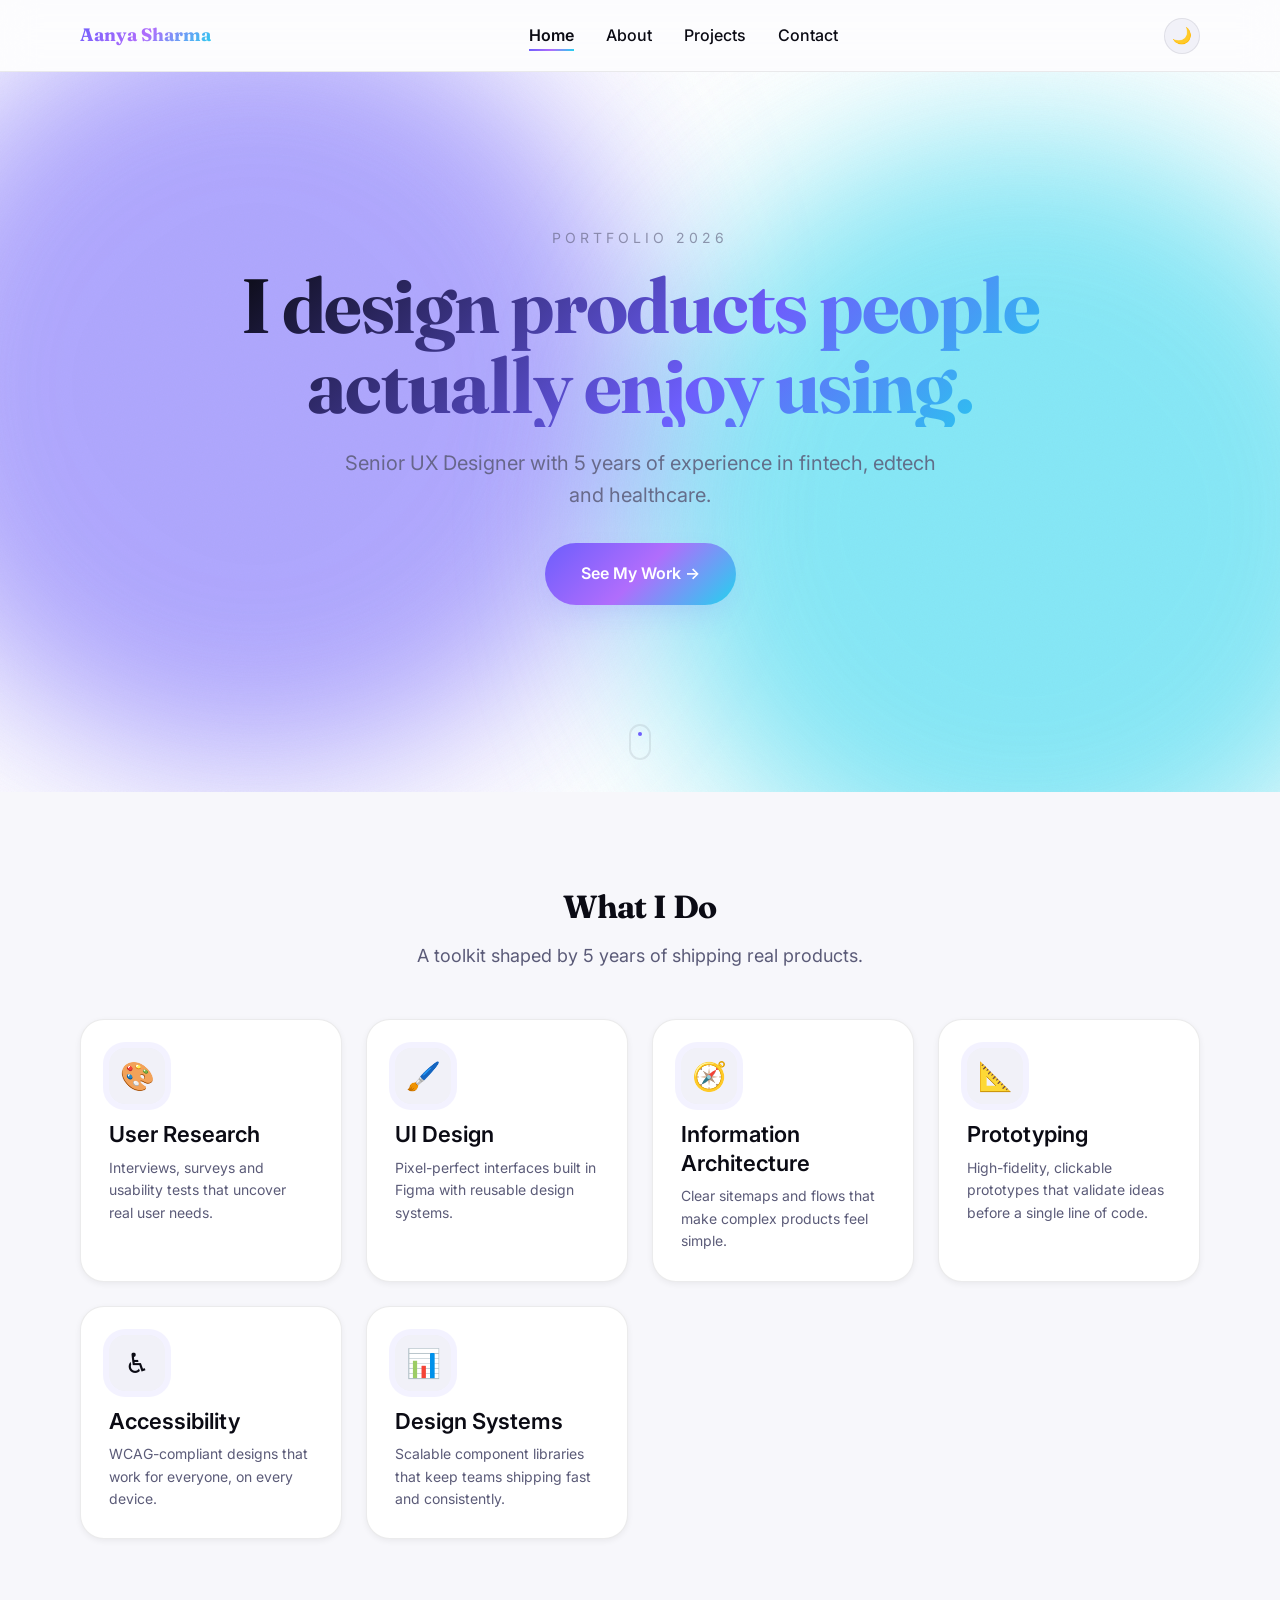
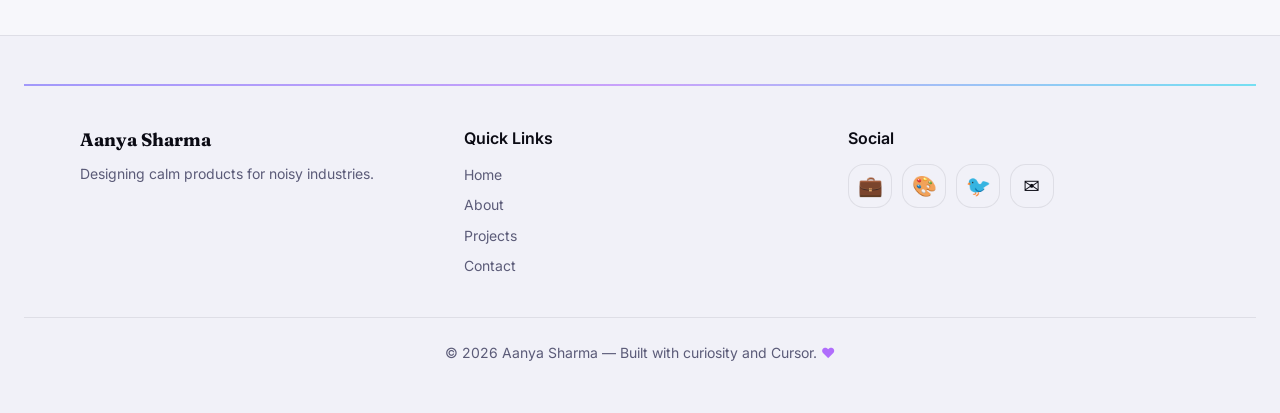
<file: index.html>
<!DOCTYPE html>
<html lang="en" data-theme="light">
<head>
  <meta charset="UTF-8">
  <meta name="viewport" content="width=device-width, initial-scale=1.0">
  <title>Aanya Sharma | UX Designer</title>
  <link rel="stylesheet" href="styles.css">
  <script src="script.js"></script>
</head>
<body>

  <!-- Navigation: brand, page links, theme toggle -->
  <nav class="nav" id="main-nav">
    <div class="nav-container">
      <a href="index.html" class="nav-brand">Aanya Sharma</a>
      <button class="hamburger" id="hamburger-btn" aria-label="Open menu" aria-expanded="false" aria-controls="nav-menu">
        <span class="hamburger-icon">☰</span>
      </button>
      <ul class="nav-links" id="nav-menu">
        <li><a href="index.html" class="nav-link active">Home</a></li>
        <li><a href="about.html" class="nav-link">About</a></li>
        <li><a href="projects.html" class="nav-link">Projects</a></li>
        <li><a href="contact.html" class="nav-link">Contact</a></li>
      </ul>
      <button type="button" class="theme-toggle" id="theme-toggle" aria-label="Switch to dark mode">🌙</button>
    </div>
  </nav>

  <!-- Hero: eyebrow, headline, sub-headline, CTA -->
  <section class="hero">
    <div class="hero-content">
      <p class="hero-eyebrow">PORTFOLIO 2026</p>
      <h1 class="hero-headline">I design products people actually enjoy using.</h1>
      <p class="hero-sub">Senior UX Designer with 5 years of experience in fintech, edtech and healthcare.</p>
      <a href="projects.html" class="btn btn-primary hero-cta">See My Work →</a>
    </div>
    <div class="scroll-indicator" aria-hidden="true">
      <span class="scroll-indicator-dot"></span>
    </div>
  </section>

  <!-- Skills: 6 capability cards -->
  <section class="skills section">
    <div class="container">
      <h2>What I Do</h2>
      <p class="section-tagline">A toolkit shaped by 5 years of shipping real products.</p>
      <div class="skills-grid">

        <!-- Card 1: User Research -->
        <article class="skill-card reveal">
          <div class="skill-icon">🎨</div>
          <h3>User Research</h3>
          <p>Interviews, surveys and usability tests that uncover real user needs.</p>
        </article>

        <!-- Card 2: UI Design -->
        <article class="skill-card reveal">
          <div class="skill-icon">🖌️</div>
          <h3>UI Design</h3>
          <p>Pixel-perfect interfaces built in Figma with reusable design systems.</p>
        </article>

        <!-- Card 3: Information Architecture -->
        <article class="skill-card reveal">
          <div class="skill-icon">🧭</div>
          <h3>Information Architecture</h3>
          <p>Clear sitemaps and flows that make complex products feel simple.</p>
        </article>

        <!-- Card 4: Prototyping -->
        <article class="skill-card reveal">
          <div class="skill-icon">📐</div>
          <h3>Prototyping</h3>
          <p>High-fidelity, clickable prototypes that validate ideas before a single line of code.</p>
        </article>

        <!-- Card 5: Accessibility -->
        <article class="skill-card reveal">
          <div class="skill-icon">♿</div>
          <h3>Accessibility</h3>
          <p>WCAG-compliant designs that work for everyone, on every device.</p>
        </article>

        <!-- Card 6: Design Systems -->
        <article class="skill-card reveal">
          <div class="skill-icon">📊</div>
          <h3>Design Systems</h3>
          <p>Scalable component libraries that keep teams shipping fast and consistently.</p>
        </article>

      </div>
    </div>
  </section>

  <!-- Footer: brand, links, social -->
  <footer class="footer">
    <div class="footer-accent"></div>
    <div class="footer-container">
      <div class="footer-col">
        <p class="footer-brand">Aanya Sharma</p>
        <p class="footer-tagline">Designing calm products for noisy industries.</p>
      </div>
      <div class="footer-col">
        <p class="footer-heading">Quick Links</p>
        <ul class="footer-links">
          <li><a href="index.html">Home</a></li>
          <li><a href="about.html">About</a></li>
          <li><a href="projects.html">Projects</a></li>
          <li><a href="contact.html">Contact</a></li>
        </ul>
      </div>
      <div class="footer-col">
        <p class="footer-heading">Social</p>
        <div class="footer-social">
          <a href="#" class="social-btn" aria-label="LinkedIn">💼</a>
          <a href="#" class="social-btn" aria-label="Dribbble">🎨</a>
          <a href="#" class="social-btn" aria-label="Twitter">🐦</a>
          <a href="mailto:hello@aanyasharma.com" class="social-btn" aria-label="Email">✉️</a>
        </div>
      </div>
    </div>
    <p class="footer-copy">© 2026 Aanya Sharma — Built with curiosity and Cursor. <span class="heart-pulse" aria-hidden="true">♥</span></p>
  </footer>

</body>
</html>
</file>
<file: styles.css>
@import url('https://fonts.googleapis.com/css2?family=Fraunces:opsz,wght@9..144,600;9..144,800&family=Inter:wght@400;500;600;700&display=swap');

/* === BASE (Part 1) === */

*, *::before, *::after { box-sizing: border-box; }

html { scroll-behavior: smooth; }

body {
  margin: 0;
  font-family: 'Inter', system-ui, sans-serif;
  font-size: 16px;
  line-height: 1.6;
  color: var(--text);
  background: var(--bg);
  min-height: 100vh;
}

h1, h2 {
  font-family: 'Fraunces', Georgia, serif;
  line-height: 1.2;
  letter-spacing: -0.02em;
}

h1 { font-size: 48px; }
h2 { font-size: 32px; }
h3 { font-size: 22px; line-height: 1.3; }

p { margin: 0 0 1rem; }
a { color: inherit; }
img { max-width: 100%; display: block; }

.container {
  width: min(1120px, calc(100% - 48px));
  margin-inline: auto;
}

.section { padding: 96px 24px; }

.section-tagline {
  text-align: center;
  color: var(--text-muted);
  font-size: 18px;
  margin: 0 0 48px;
}

/* === NAVIGATION (Part 1 base) === */

.nav {
  position: sticky;
  top: 0;
  z-index: 1000;
  height: 72px;
}

.nav-container {
  display: flex;
  align-items: center;
  justify-content: space-between;
  gap: 16px;
  width: min(1120px, calc(100% - 48px));
  height: 100%;
  margin-inline: auto;
}

.nav-brand {
  font-family: 'Fraunces', Georgia, serif;
  font-weight: 700;
  font-size: 18px;
  text-decoration: none;
  flex-shrink: 0;
}

.nav-links {
  display: flex;
  align-items: center;
  gap: 32px;
  list-style: none;
  margin: 0;
  padding: 0;
}

.nav-link {
  text-decoration: none;
  font-size: 16px;
  font-weight: 500;
  color: var(--text);
  position: relative;
}

.hamburger {
  display: none;
  background: none;
  border: none;
  font-size: 24px;
  cursor: pointer;
  color: var(--text);
  padding: 4px 8px;
  line-height: 1;
}

.theme-toggle { flex-shrink: 0; }

/* === HERO (Part 1 base) === */

.hero {
  position: relative;
  min-height: 80vh;
  display: flex;
  align-items: center;
  justify-content: center;
  text-align: center;
  overflow: hidden;
  padding: 48px 24px 80px;
}

.hero-content {
  position: relative;
  z-index: 2;
  max-width: 800px;
}

.hero-eyebrow {
  text-transform: uppercase;
  letter-spacing: 4px;
  font-size: 14px;
  opacity: 0.6;
  margin: 0 0 16px;
}

.hero-sub {
  font-size: 20px;
  opacity: 0.85;
  max-width: 600px;
  margin: 0 auto 32px;
}

.btn {
  display: inline-flex;
  align-items: center;
  justify-content: center;
  text-decoration: none;
  border: none;
  cursor: pointer;
  font-family: inherit;
  font-size: 16px;
  font-weight: 600;
  transition: transform var(--dur) var(--ease), box-shadow var(--dur) var(--ease);
}

/* === SKILLS (Part 1 base) === */

.skills h2 {
  text-align: center;
  margin: 0 0 16px;
  color: var(--text);
}

.skills-grid {
  display: grid;
  grid-template-columns: repeat(auto-fit, minmax(260px, 1fr));
  gap: 24px;
}

.skill-card {
  position: relative;
  overflow: hidden;
}

.skill-card h3 {
  margin: 16px 0 8px;
  font-weight: 600;
}

.skill-card p {
  font-size: 14px;
  color: var(--text-muted);
  margin: 0;
}

.skill-icon {
  font-size: 48px;
  line-height: 1;
}

/* === PAGE HEADER (shared) === */

.page-header {
  position: relative;
  text-align: center;
  padding: 72px 24px 48px;
}

.page-header h1 {
  margin: 0 0 12px;
  font-size: 36px;
}

.page-subtitle {
  font-size: 18px;
  color: var(--text-muted);
  margin: 0;
}

/* === ABOUT (Part 1 base) === */

.about-grid {
  display: grid;
  grid-template-columns: 1fr 1fr;
  gap: 48px;
  align-items: center;
  width: min(960px, calc(100% - 48px));
  margin-inline: auto;
}

.about-portrait {
  width: 100%;
  max-width: 400px;
  aspect-ratio: 1;
  object-fit: cover;
}

.about-text p { color: var(--text); }

.timeline-section h2 {
  text-align: center;
  margin-bottom: 48px;
}

.timeline {
  list-style: none;
  margin: 0;
  padding: 0;
  max-width: 720px;
  margin-inline: auto;
}

.timeline-entry {
  position: relative;
  display: grid;
  grid-template-columns: 80px 1fr;
  gap: 24px;
  margin-bottom: 40px;
  padding-left: 16px;
}

.timeline-year {
  font-weight: 700;
  color: var(--primary);
}

.timeline-content h3 {
  margin: 0 0 4px;
  font-size: 18px;
}

.timeline-content p {
  margin: 0;
  color: var(--text-muted);
  font-size: 14px;
}

/* === PROJECTS (Part 1 base) === */

.projects-grid {
  display: grid;
  grid-template-columns: repeat(auto-fit, minmax(320px, 1fr));
  gap: 32px;
}

.project-card { overflow: hidden; }

.project-body { padding: 24px; }

.project-body h3 { margin: 0 0 8px; }

.project-body p {
  font-size: 14px;
  color: var(--text-muted);
  margin: 0 0 16px;
}

.project-tags {
  display: flex;
  flex-wrap: wrap;
  gap: 8px;
  margin-bottom: 16px;
}

.tag {
  font-size: 12px;
  padding: 4px 10px;
  border-radius: var(--radius-pill);
  background: var(--surface-2);
  color: var(--primary);
}

.project-cta {
  color: var(--primary);
  text-decoration: none;
  font-weight: 600;
  font-size: 14px;
}

/* === CONTACT (Part 1 base) === */

.contact-grid {
  display: grid;
  grid-template-columns: 1fr 1.2fr;
  gap: 48px;
  width: min(960px, calc(100% - 48px));
  margin-inline: auto;
  align-items: start;
}

.contact-card p { margin-bottom: 16px; }
.contact-card a { color: var(--primary); }

.contact-form {
  display: flex;
  flex-direction: column;
  gap: 20px;
}

.success-message {
  color: var(--success);
  font-weight: 600;
  padding: 24px;
  background: rgba(22, 163, 74, 0.1);
  border-radius: var(--radius-md);
  border: 1px solid rgba(22, 163, 74, 0.25);
}

.form-error-message {
  color: #c62828;
  font-weight: 600;
  padding: 16px 0 0;
}

/* === FOOTER (Part 1 base) === */

.footer {
  position: relative;
  padding: 48px 24px;
}

.footer-container {
  display: grid;
  grid-template-columns: repeat(3, 1fr);
  gap: 32px;
  width: min(1120px, 100%);
  margin: 0 auto 32px;
}

.footer-brand {
  font-family: 'Fraunces', Georgia, serif;
  font-weight: 700;
  font-size: 18px;
  margin: 0 0 8px;
}

.footer-tagline,
.footer-links,
.footer-copy {
  color: var(--text-muted);
  font-size: 14px;
}

.footer-heading {
  font-weight: 600;
  margin: 0 0 12px;
  color: var(--text);
}

.footer-links {
  list-style: none;
  margin: 0;
  padding: 0;
}

.footer-links li { margin-bottom: 8px; }

.footer-links a {
  text-decoration: none;
  color: var(--text-muted);
  transition: color var(--dur-fast) var(--ease);
}

.footer-links a:hover { color: var(--primary); }

.footer-copy {
  text-align: center;
  margin: 0;
  padding-top: 24px;
  border-top: 1px solid var(--border);
}

/* === RESPONSIVE (Part 1 base) === */

@media (max-width: 768px) {
  .hamburger { display: block; }

  .nav-links {
    display: none;
    position: absolute;
    top: 100%;
    left: 0;
    right: 0;
    flex-direction: column;
    gap: 0;
    background: var(--surface);
    border-bottom: 1px solid var(--border);
    padding: 8px 0 16px;
    box-shadow: var(--shadow-md);
  }

  .nav-links.is-open { display: flex; }
  .nav-links li { width: 100%; }

  .nav-link {
    display: block;
    padding: 12px 24px;
  }

  .about-grid,
  .contact-grid,
  .footer-container {
    grid-template-columns: 1fr;
  }

  .about-portrait-wrap { justify-self: center; }
}

@media (max-width: 640px) {
  h1, .hero-headline { font-size: 36px; }
  .page-header h1 { font-size: 32px; }
}

@media (max-width: 480px) {
  .section { padding: 56px 24px; }
  h1, .hero-headline { font-size: 32px; }
}

@media (max-width: 900px) {
  .contact-grid { grid-template-columns: 1fr; }
}


/* === DESIGN TOKENS === */

:root {
  --bg:            #f7f7fb;
  --surface:       #ffffff;
  --surface-2:     #f1f1f8;
  --text:          #0b0b14;
  --text-muted:    #5b5b78;
  --border:        rgba(11, 11, 20, 0.08);
  --primary:       #6d5efc;
  --primary-2:     #b06dfc;
  --accent:        #22d3ee;
  --success:       #16a34a;
  --danger:        #ef4444;
  --shadow-sm:     0 2px 6px rgba(11, 11, 20, 0.06);
  --shadow-md:     0 12px 32px -8px rgba(109, 94, 252, 0.18);
  --shadow-lg:     0 30px 60px -20px rgba(109, 94, 252, 0.35);
  --radius-sm:     10px;
  --radius-md:     16px;
  --radius-lg:     24px;
  --radius-pill:   999px;
  --ease:          cubic-bezier(0.2, 0.7, 0.2, 1);
  --dur-fast:      180ms;
  --dur:           320ms;
  --dur-slow:      650ms;
  --grad-hero:     linear-gradient(135deg, #6d5efc 0%, #b06dfc 50%, #22d3ee 100%);
  --grad-text:     linear-gradient(135deg, #0b0b14 0%, #6d5efc 60%, #22d3ee 100%);
}

:root[data-theme="dark"] {
  --bg:            #08090f;
  --surface:       #13141f;
  --surface-2:     #1c1d2e;
  --text:          #f5f5fa;
  --text-muted:    #9ca3b7;
  --border:        rgba(245, 245, 250, 0.10);
  --shadow-sm:     0 2px 8px rgba(0, 0, 0, 0.4);
  --shadow-md:     0 14px 40px -10px rgba(34, 211, 238, 0.20);
  --shadow-lg:     0 30px 80px -20px rgba(109, 94, 252, 0.45);
  --grad-text:     linear-gradient(135deg, #ffffff 0%, #b06dfc 60%, #22d3ee 100%);
}

body,
*,
*::before,
*::after {
  transition:
    background-color var(--dur) var(--ease),
    color var(--dur) var(--ease),
    border-color var(--dur) var(--ease),
    box-shadow var(--dur) var(--ease);
}


/* === GLOBAL ANIMATIONS & UTILITIES === */

@keyframes blobFloat {
  0%, 100% { transform: translate(0, 0); }
  33%      { transform: translate(40px, -30px); }
  66%      { transform: translate(-30px, 40px); }
}

@keyframes scrollDot {
  0%   { transform: translateY(4px); opacity: 1; }
  80%  { transform: translateY(18px); opacity: 0.2; }
  100% { transform: translateY(4px); opacity: 1; }
}

@keyframes shineSweep {
  0%   { transform: translateX(-120%) skewX(-12deg); }
  100% { transform: translateX(220%) skewX(-12deg); }
}

@keyframes marqueeScroll {
  0%   { transform: translateX(0); }
  100% { transform: translateX(-50%); }
}

@keyframes heartPulse {
  0%, 100% { transform: scale(1); opacity: 0.85; }
  50%      { transform: scale(1.25); opacity: 1; }
}

@keyframes splashFade {
  0%   { opacity: 0; transform: scale(0.96); }
  35%  { opacity: 1; transform: scale(1); }
  100% { opacity: 0; transform: scale(1.02); }
}

.reveal {
  opacity: 0;
  transform: translateY(28px);
  transition:
    opacity var(--dur-slow) var(--ease),
    transform var(--dur-slow) var(--ease);
  transition-delay: var(--reveal-delay, 0ms);
}

.reveal.is-visible {
  opacity: 1;
  transform: translateY(0);
}

.scroll-progress-bar {
  position: fixed;
  top: 0;
  left: 0;
  height: 3px;
  width: 0;
  background: var(--grad-hero);
  z-index: 10000;
  pointer-events: none;
}

.page-splash {
  position: fixed;
  inset: 0;
  z-index: 99999;
  display: flex;
  align-items: center;
  justify-content: center;
  background: rgba(8, 9, 15, 0.92);
  pointer-events: none;
}

.page-splash-brand {
  font-family: 'Fraunces', Georgia, serif;
  font-weight: 800;
  font-size: clamp(28px, 5vw, 48px);
  background: var(--grad-hero);
  -webkit-background-clip: text;
  background-clip: text;
  color: transparent;
  opacity: 0;
}

.page-splash.is-active .page-splash-brand {
  animation: splashFade 900ms var(--ease) forwards;
}

.page-splash.is-exiting {
  opacity: 0;
  transition: opacity 350ms var(--ease);
}

:focus { outline: none; }

:focus-visible {
  outline: 2px solid var(--primary);
  outline-offset: 3px;
  border-radius: inherit;
}


/* === NAV (GLASS) === */

.nav {
  background: rgba(255, 255, 255, 0.65);
  backdrop-filter: blur(18px) saturate(140%);
  -webkit-backdrop-filter: blur(18px) saturate(140%);
  border-bottom: 1px solid var(--border);
  transition: height var(--dur) var(--ease), box-shadow var(--dur) var(--ease), background var(--dur) var(--ease);
}

:root[data-theme="dark"] .nav {
  background: rgba(19, 20, 31, 0.55);
}

.nav.is-scrolled {
  height: 56px;
  box-shadow: var(--shadow-md);
  background: rgba(255, 255, 255, 0.82);
}

:root[data-theme="dark"] .nav.is-scrolled {
  background: rgba(19, 20, 31, 0.78);
}

.nav-brand {
  background: var(--grad-hero);
  -webkit-background-clip: text;
  background-clip: text;
  color: transparent;
}

.nav-link::after {
  content: '';
  position: absolute;
  left: 0;
  bottom: -6px;
  width: 0;
  height: 2px;
  background: var(--grad-hero);
  transition: width var(--dur) var(--ease);
}

.nav-link:hover::after,
.nav-link.active::after {
  width: 100%;
}

.nav-link.active { font-weight: 600; }

.theme-toggle {
  width: 36px;
  height: 36px;
  border-radius: var(--radius-pill);
  background: var(--surface-2);
  border: 1px solid var(--border);
  cursor: pointer;
  font-size: 16px;
  display: inline-flex;
  align-items: center;
  justify-content: center;
  padding: 0;
  margin-left: 8px;
  transition: transform var(--dur-fast) var(--ease), background var(--dur-fast) var(--ease);
}

.theme-toggle:hover { transform: scale(1.06); }


/* === HERO (BLOBS) === */

.hero {
  background-color: var(--surface);
  background-image: url("data:image/svg+xml,%3Csvg viewBox='0 0 120 120' xmlns='http://www.w3.org/2000/svg'%3E%3Cfilter id='n'%3E%3CfeTurbulence type='fractalNoise' baseFrequency='0.85' numOctaves='4' stitchTiles='stitch'/%3E%3C/filter%3E%3Crect width='120' height='120' filter='url(%23n)' opacity='0.04'/%3E%3C/svg%3E");
  background-size: 120px 120px;
  color: var(--text);
}

.hero::before,
.hero::after {
  content: '';
  position: absolute;
  width: 60vw;
  height: 60vw;
  border-radius: 50%;
  filter: blur(80px);
  opacity: 0.55;
  animation: blobFloat 12s ease-in-out infinite;
  pointer-events: none;
  z-index: 1;
}

.hero::before {
  top: -10%;
  left: -10%;
  background: #6d5efc;
  mix-blend-mode: multiply;
}

.hero::after {
  bottom: -15%;
  right: -10%;
  background: #22d3ee;
  mix-blend-mode: multiply;
  animation-delay: -6s;
}

:root[data-theme="dark"] .hero::before,
:root[data-theme="dark"] .hero::after {
  mix-blend-mode: screen;
}

.hero-headline {
  background: var(--grad-text);
  -webkit-background-clip: text;
  background-clip: text;
  color: transparent;
  font-size: clamp(40px, 6vw, 84px);
  line-height: 1.05;
  margin: 0 0 20px;
}

.hero-eyebrow { color: var(--text-muted); }
.hero-sub { color: var(--text-muted); }

.scroll-indicator {
  position: absolute;
  bottom: 32px;
  left: 50%;
  transform: translateX(-50%);
  width: 22px;
  height: 36px;
  border: 2px solid var(--border);
  border-radius: var(--radius-pill);
  z-index: 2;
}

.scroll-indicator-dot {
  position: absolute;
  top: 6px;
  left: 50%;
  width: 4px;
  height: 4px;
  margin-left: -2px;
  border-radius: 50%;
  background: var(--primary);
  animation: scrollDot 1.6s ease-in-out infinite;
}

.btn-primary {
  position: relative;
  overflow: hidden;
  background: var(--grad-hero);
  color: #ffffff;
  border-radius: var(--radius-pill);
  padding: 18px 36px;
  box-shadow: var(--shadow-md);
}

.btn-primary::after {
  content: '';
  position: absolute;
  inset: 0;
  background: linear-gradient(120deg, transparent, rgba(255, 255, 255, 0.4), transparent);
  transform: translateX(-120%) skewX(-12deg);
  pointer-events: none;
}

.btn-primary:hover {
  transform: translateY(-3px);
  box-shadow: var(--shadow-lg);
}

.btn-primary:hover::after {
  animation: shineSweep 700ms var(--ease);
}


/* === SKILLS (UPGRADED) === */

.skill-card {
  background: var(--surface);
  border: 1px solid var(--border);
  border-radius: var(--radius-lg);
  padding: 28px;
  box-shadow: var(--shadow-sm);
  transition:
    transform var(--dur) var(--ease),
    box-shadow var(--dur) var(--ease),
    border-color var(--dur) var(--ease);
}

.skill-card::after {
  content: '';
  position: absolute;
  inset: 0;
  background: linear-gradient(120deg, transparent 30%, rgba(255, 255, 255, 0.35) 50%, transparent 70%);
  transform: translateX(-100%);
  pointer-events: none;
  border-radius: inherit;
}

.skill-card:hover {
  transform: translateY(-8px);
  box-shadow: var(--shadow-lg);
  border: 1px solid transparent;
  background:
    linear-gradient(var(--surface), var(--surface)) padding-box,
    var(--grad-hero) border-box;
}

.skill-card:hover::after {
  transform: translateX(100%);
  transition: transform var(--dur-slow) var(--ease);
}

.skill-icon {
  width: 56px;
  height: 56px;
  display: flex;
  align-items: center;
  justify-content: center;
  background: var(--surface-2);
  border-radius: var(--radius-md);
  font-size: 28px;
  box-shadow: 0 0 0 6px rgba(109, 94, 252, 0.08);
}


/* === ABOUT (STATS + TIMELINE) === */

.about-header { overflow: hidden; }

.page-header-blob {
  position: absolute;
  top: 50%;
  left: 50%;
  width: 280px;
  height: 280px;
  transform: translate(-50%, -50%);
  background: radial-gradient(circle, #6d5efc 0%, #22d3ee 70%, transparent 100%);
  filter: blur(40px);
  opacity: 0.25;
  animation: blobFloat 12s ease-in-out infinite;
  pointer-events: none;
  z-index: 0;
}

.about-header h1,
.about-header .page-subtitle {
  position: relative;
  z-index: 1;
}

.stats-strip {
  padding: 32px 24px;
  background: var(--surface);
  border-top: 1px solid var(--border);
  border-bottom: 1px solid var(--border);
}

.stats-strip-inner {
  display: flex;
  flex-wrap: wrap;
  align-items: center;
  justify-content: center;
  gap: 16px 24px;
  width: min(960px, 100%);
  margin-inline: auto;
}

.stat-item {
  display: flex;
  align-items: baseline;
  gap: 6px;
  font-size: 15px;
  color: var(--text-muted);
}

.stat-number {
  font-family: 'Fraunces', Georgia, serif;
  font-size: 28px;
  font-weight: 800;
  color: var(--text);
  letter-spacing: -0.02em;
}

.stat-divider {
  color: var(--text-muted);
  opacity: 0.5;
}

.about-portrait-wrap {
  display: flex;
  justify-content: center;
}

.about-portrait {
  border: 8px solid transparent;
  border-image: var(--grad-hero) 1;
  border-radius: var(--radius-lg);
  box-shadow: var(--shadow-lg);
  transition: transform var(--dur) var(--ease);
}

@media (min-width: 901px) {
  .about-portrait { transform: rotate(-3deg); }
  .about-portrait-wrap:hover .about-portrait { transform: rotate(0deg); }
}

.timeline {
  position: relative;
  padding-left: 24px;
}

.timeline::before {
  content: '';
  position: absolute;
  left: 8px;
  top: 8px;
  bottom: 8px;
  width: 2px;
  background: var(--grad-hero);
}

.timeline-entry::before {
  content: '';
  position: absolute;
  left: 0;
  top: 8px;
  width: 14px;
  height: 14px;
  border-radius: 50%;
  background: var(--primary);
  box-shadow: 0 0 0 6px rgba(109, 94, 252, 0.25);
}


/* === PROJECTS (MARQUEE + CARDS) === */

.tag-marquee {
  overflow: hidden;
  padding: 16px 0 32px;
  mask-image: linear-gradient(90deg, transparent, #000 8%, #000 92%, transparent);
}

.tag-marquee-track {
  display: flex;
  width: max-content;
  animation: marqueeScroll 30s linear infinite;
}

.tag-marquee:hover .tag-marquee-track {
  animation-play-state: paused;
}

.tag-marquee-row {
  display: flex;
  align-items: center;
  gap: 12px;
  padding-right: 12px;
  white-space: nowrap;
}

.marquee-pill {
  font-size: 12px;
  padding: 6px 14px;
  border-radius: var(--radius-pill);
  background: var(--surface-2);
  color: var(--text-muted);
  border: 1px solid var(--border);
}

.project-card {
  background: var(--surface);
  border: 1px solid var(--border);
  border-radius: var(--radius-lg);
  box-shadow: var(--shadow-sm);
  transition:
    transform var(--dur) var(--ease),
    box-shadow var(--dur) var(--ease);
}

.project-card:hover {
  transform: rotate(-0.4deg) translateY(-6px);
  box-shadow: var(--shadow-lg);
}

.project-image-wrap {
  position: relative;
  aspect-ratio: 16 / 9;
  overflow: hidden;
  border-radius: var(--radius-md);
  margin: 12px 12px 0;
}

.project-image {
  width: 100%;
  height: 100%;
  object-fit: cover;
  transition: transform var(--dur) var(--ease);
}

.project-card:hover .project-image {
  transform: scale(1.06);
}

.project-image-overlay {
  position: absolute;
  inset: 0;
  display: flex;
  align-items: flex-end;
  justify-content: center;
  padding-bottom: 20px;
  background: linear-gradient(180deg, transparent 55%, rgba(0, 0, 0, 0.55) 100%);
  opacity: 0;
  transition: opacity var(--dur) var(--ease);
}

.project-card:hover .project-image-overlay { opacity: 1; }

.project-image-overlay .project-cta {
  color: #ffffff;
  transform: translateY(8px);
  opacity: 0;
  transition:
    transform var(--dur) var(--ease),
    opacity var(--dur) var(--ease);
}

.project-card:hover .project-image-overlay .project-cta {
  transform: translateY(0);
  opacity: 1;
}

.tag {
  transition:
    background var(--dur-fast) var(--ease),
    color var(--dur-fast) var(--ease);
}

.tag:hover {
  background: var(--grad-hero);
  color: #ffffff;
}


/* === CONTACT (FROSTED + FLOAT-LABELS) === */

.contact-card {
  background: var(--surface);
  border: 1px solid var(--border);
  border-radius: var(--radius-lg);
  padding: 32px;
  box-shadow: var(--shadow-md);
}

.contact-social {
  display: flex;
  gap: 12px;
  margin-top: 24px;
}

.social-btn {
  width: 44px;
  height: 44px;
  display: inline-flex;
  align-items: center;
  justify-content: center;
  border-radius: var(--radius-md);
  background: var(--surface-2);
  border: 1px solid var(--border);
  text-decoration: none;
  font-size: 20px;
  transition:
    transform var(--dur-fast) var(--ease),
    background var(--dur-fast) var(--ease);
}

.social-btn-lg {
  width: 56px;
  height: 56px;
  font-size: 24px;
}

.social-btn:hover {
  transform: scale(1.08);
  background: var(--grad-hero);
}

.float-field { position: relative; }

.float-field input,
.float-field textarea,
.float-field select {
  width: 100%;
  background: var(--surface);
  border: 1.5px solid var(--border);
  border-radius: var(--radius-md);
  padding: 22px 16px 10px;
  font: inherit;
  color: var(--text);
  transition:
    border-color var(--dur-fast) var(--ease),
    box-shadow var(--dur-fast) var(--ease);
  appearance: none;
}

.float-field textarea {
  resize: vertical;
  min-height: 140px;
}

.float-field label {
  position: absolute;
  left: 16px;
  top: 50%;
  transform: translateY(-50%);
  color: var(--text-muted);
  pointer-events: none;
  transition:
    transform var(--dur-fast) var(--ease),
    font-size var(--dur-fast) var(--ease),
    color var(--dur-fast) var(--ease),
    background var(--dur-fast) var(--ease),
    padding var(--dur-fast) var(--ease);
  transform-origin: left center;
}

.float-field textarea + label {
  top: 22px;
  transform: translateY(0);
}

.float-field input:focus,
.float-field textarea:focus,
.float-field select:focus {
  border-color: var(--primary);
  box-shadow: 0 0 0 4px rgba(109, 94, 252, 0.18);
  outline: none;
}

.float-field input:focus + label,
.float-field input:not(:placeholder-shown) + label,
.float-field textarea:focus + label,
.float-field textarea:not(:placeholder-shown) + label,
.float-field select:focus + label,
.float-field select:valid + label {
  top: 8px;
  transform: translateY(0) scale(0.82);
  background: var(--bg);
  padding: 0 4px;
  color: var(--primary);
}

.float-field textarea:focus + label,
.float-field textarea:not(:placeholder-shown) + label {
  top: 6px;
}

.float-field-select select:invalid + label {
  top: 50%;
  transform: translateY(-50%) scale(1);
  color: var(--text-muted);
  background: transparent;
}

.btn-submit {
  position: relative;
  overflow: hidden;
  width: 100%;
  background: var(--grad-hero);
  color: #ffffff;
  border-radius: var(--radius-pill);
  padding: 14px 28px;
  box-shadow: var(--shadow-md);
  border: none;
  font-weight: 600;
}

.btn-submit::after {
  content: '';
  position: absolute;
  inset: 0;
  background: linear-gradient(120deg, transparent, rgba(255, 255, 255, 0.4), transparent);
  transform: translateX(-120%) skewX(-12deg);
  pointer-events: none;
}

.btn-submit:hover {
  transform: translateY(-2px);
  box-shadow: var(--shadow-lg);
}

.btn-submit:hover::after {
  animation: shineSweep 700ms var(--ease);
}


/* === FOOTER (UPGRADED) === */

.footer {
  background: var(--surface-2);
  border-top: 1px solid var(--border);
}

.footer-accent {
  height: 2px;
  background: var(--grad-hero);
  opacity: 0.6;
  margin-bottom: 40px;
}

.footer-social {
  display: flex;
  flex-wrap: wrap;
  gap: 10px;
}

.heart-pulse {
  display: inline-block;
  color: var(--primary-2);
  animation: heartPulse 1.4s ease-in-out infinite;
}


/* === REDUCED MOTION === */

@media (prefers-reduced-motion: reduce) {
  *,
  ::before,
  ::after {
    animation-duration: 0.001ms !important;
    transition-duration: 0.001ms !important;
    animation-iteration-count: 1 !important;
    scroll-behavior: auto !important;
  }
}


/* === MOBILE OVERRIDES (upgrade) === */

@media (max-width: 768px) {
  .nav-container {
    position: relative;
    flex-wrap: wrap;
  }

  .theme-toggle {
    order: 2;
    margin-left: auto;
    margin-right: 8px;
  }

  .hamburger { order: 3; }
  .nav-links { order: 4; }

  .stats-strip-inner {
    flex-direction: column;
    text-align: center;
  }

  .stat-divider { display: none; }

  .stat-item {
    flex-direction: column;
    align-items: center;
    gap: 2px;
  }
}

@media (max-width: 900px) {
  .about-portrait { transform: none; }
}

/* === ADMIN INBOX === */

.admin-inbox {
  padding-top: 0;
}

.admin-inbox-inner {
  width: min(1120px, calc(100% - 48px));
  margin-inline: auto;
}

.inbox-toolbar {
  display: flex;
  align-items: center;
  justify-content: space-between;
  gap: 16px;
  flex-wrap: wrap;
  margin-bottom: 24px;
}

.inbox-counter {
  margin: 0;
  font-size: 16px;
  font-weight: 600;
  color: var(--text);
}

.inbox-filter {
  display: inline-flex;
  align-items: center;
  gap: 10px;
  cursor: pointer;
  user-select: none;
}

.inbox-filter-checkbox {
  position: absolute;
  opacity: 0;
  width: 0;
  height: 0;
}

.inbox-filter-ui {
  width: 44px;
  height: 24px;
  border-radius: var(--radius-pill);
  background: var(--surface-2);
  border: 1px solid var(--border);
  position: relative;
  transition: background var(--dur-fast) var(--ease);
  flex-shrink: 0;
}

.inbox-filter-ui::after {
  content: '';
  position: absolute;
  top: 2px;
  left: 2px;
  width: 18px;
  height: 18px;
  border-radius: 50%;
  background: var(--surface);
  box-shadow: var(--shadow-sm);
  transition: transform var(--dur-fast) var(--ease);
}

.inbox-filter-checkbox:checked + .inbox-filter-ui {
  background: var(--primary);
  border-color: transparent;
}

.inbox-filter-checkbox:checked + .inbox-filter-ui::after {
  transform: translateX(20px);
}

.inbox-filter-checkbox:focus-visible + .inbox-filter-ui {
  outline: 2px solid var(--primary);
  outline-offset: 2px;
}

.inbox-filter-label {
  font-size: 15px;
  font-weight: 500;
  color: var(--text-muted);
}

.inbox-grid {
  display: grid;
  grid-template-columns: repeat(auto-fit, minmax(320px, 1fr));
  gap: 20px;
}

.inbox-grid--unread-only .inbox-card.is-read {
  display: none;
}

.inbox-card {
  display: flex;
  flex-direction: column;
  gap: 12px;
  padding: 20px;
  border-radius: var(--radius-md);
  border: 1px solid var(--border);
  border-left: 4px solid #a78bfa;
  background: #ffffff;
  box-shadow: var(--shadow-sm);
  transition: opacity var(--dur-fast) var(--ease), background var(--dur-fast) var(--ease);
}

.inbox-card.is-read {
  border-left-color: #d1d5db;
  background: #f3f4f6;
  opacity: 0.6;
}

:root[data-theme="dark"] .inbox-card:not(.is-read) {
  background: var(--surface);
}

:root[data-theme="dark"] .inbox-card.is-read {
  background: var(--surface-2);
  border-left-color: #6b7280;
}

.inbox-card-top {
  display: flex;
  align-items: flex-start;
  justify-content: space-between;
  gap: 12px;
}

.inbox-card-subject {
  margin: 0;
  font-size: 18px;
  font-family: 'Inter', system-ui, sans-serif;
  font-weight: 600;
  line-height: 1.3;
  flex: 1;
}

.inbox-card-time {
  font-size: 13px;
  color: var(--text-muted);
  white-space: nowrap;
  flex-shrink: 0;
}

.inbox-card-sender {
  margin: 0;
  font-size: 14px;
  color: var(--text-muted);
}

.inbox-card-body {
  margin: 0;
  font-size: 15px;
  line-height: 1.55;
  display: -webkit-box;
  -webkit-line-clamp: 4;
  -webkit-box-orient: vertical;
  overflow: hidden;
}

.inbox-card-footer {
  display: flex;
  justify-content: flex-end;
  margin-top: auto;
}

.inbox-mark-read {
  padding: 10px 22px;
  font-size: 14px;
}

.inbox-empty {
  grid-column: 1 / -1;
  text-align: center;
  color: var(--text-muted);
  padding: 48px 24px;
  margin: 0;
}
</file>
